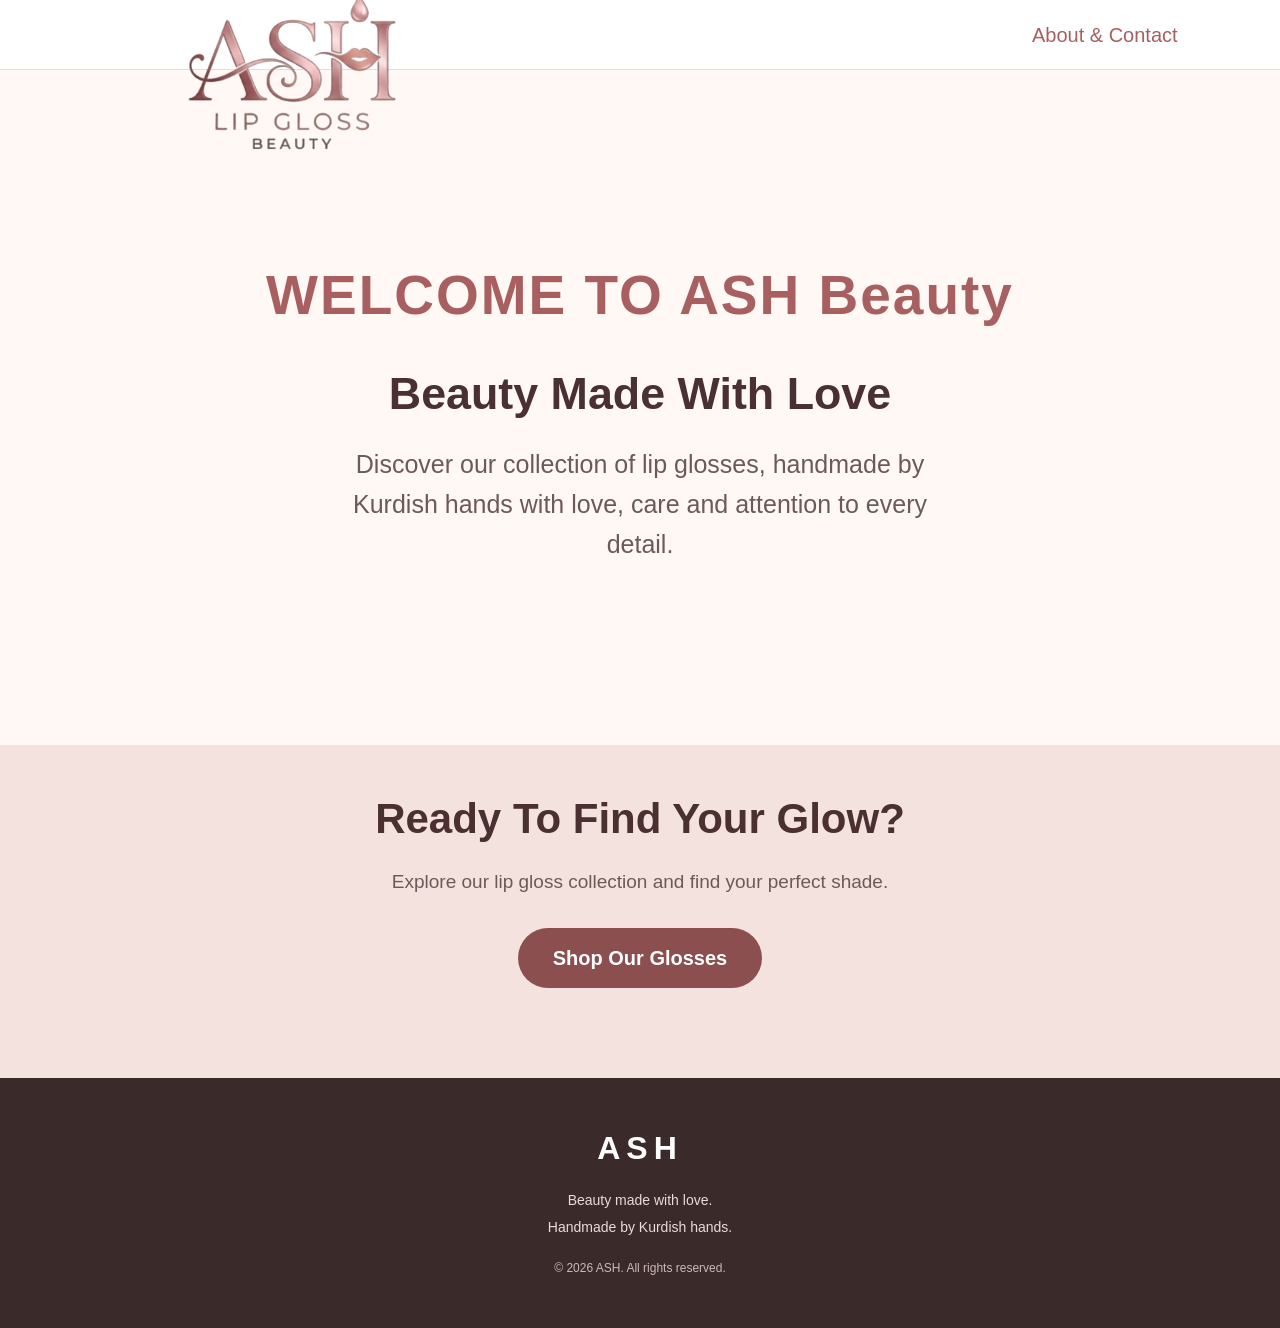
<file: index.html>
<!DOCTYPE html>
<html lang="en">

<head>

    <meta charset="UTF-8">

    <meta name="viewport"
        content="width=device-width, initial-scale=1.0">

    <title>ASH | Beauty Made With Love</title>

    <link rel="stylesheet" href="style.css">

</head>

<body>

    <!-- =========================
         HEADER
         ========================= -->

    <header>

        <div class="logo">
             <img src="images/ash-logo.PNG" alt="ASH Logo">
        </div>

        <nav>

            <ul>

                <li>
                    <a href="about+contact/about.html" class="active">About & Contact</a>
                </li>

            </ul>

        </nav>

    </header>


    <!-- =========================
         MAIN
         ========================= -->

    <main>


        <!-- HERO SECTION -->

        <section id="hero">

            <div class="hero-content">

                <p class="eyebrow">
                    WELCOME TO ASH Beauty
                </p>

                <h1>
                    Beauty Made With Love
                </h1>

                <p>
                    Discover our collection of lip glosses,
                    handmade by Kurdish hands with love,
                    care and attention to every detail.
                </p>

            </div>

        </section>


        <!-- =========================
             SHOP CTA
             ========================= -->

        <section id="shop-cta">

            <h2>
                Ready To Find Your Glow?
            </h2>

            <p>
                Explore our lip gloss collection
                and find your perfect shade.
            </p>

            <a href="products/products.html"
               class="shop-button">

                Shop Our Glosses

            </a>

        </section>


    </main>


    <!-- =========================
         FOOTER
         ========================= -->

    <footer>

        <div class="footer-logo">
            ASH
        </div>

        <p>
            Beauty made with love.
        </p>

        <p>
            Handmade by Kurdish hands.
        </p>

        <p>
            © 2026 ASH. All rights reserved.
        </p>

    </footer>


</body>

</html>
</file>
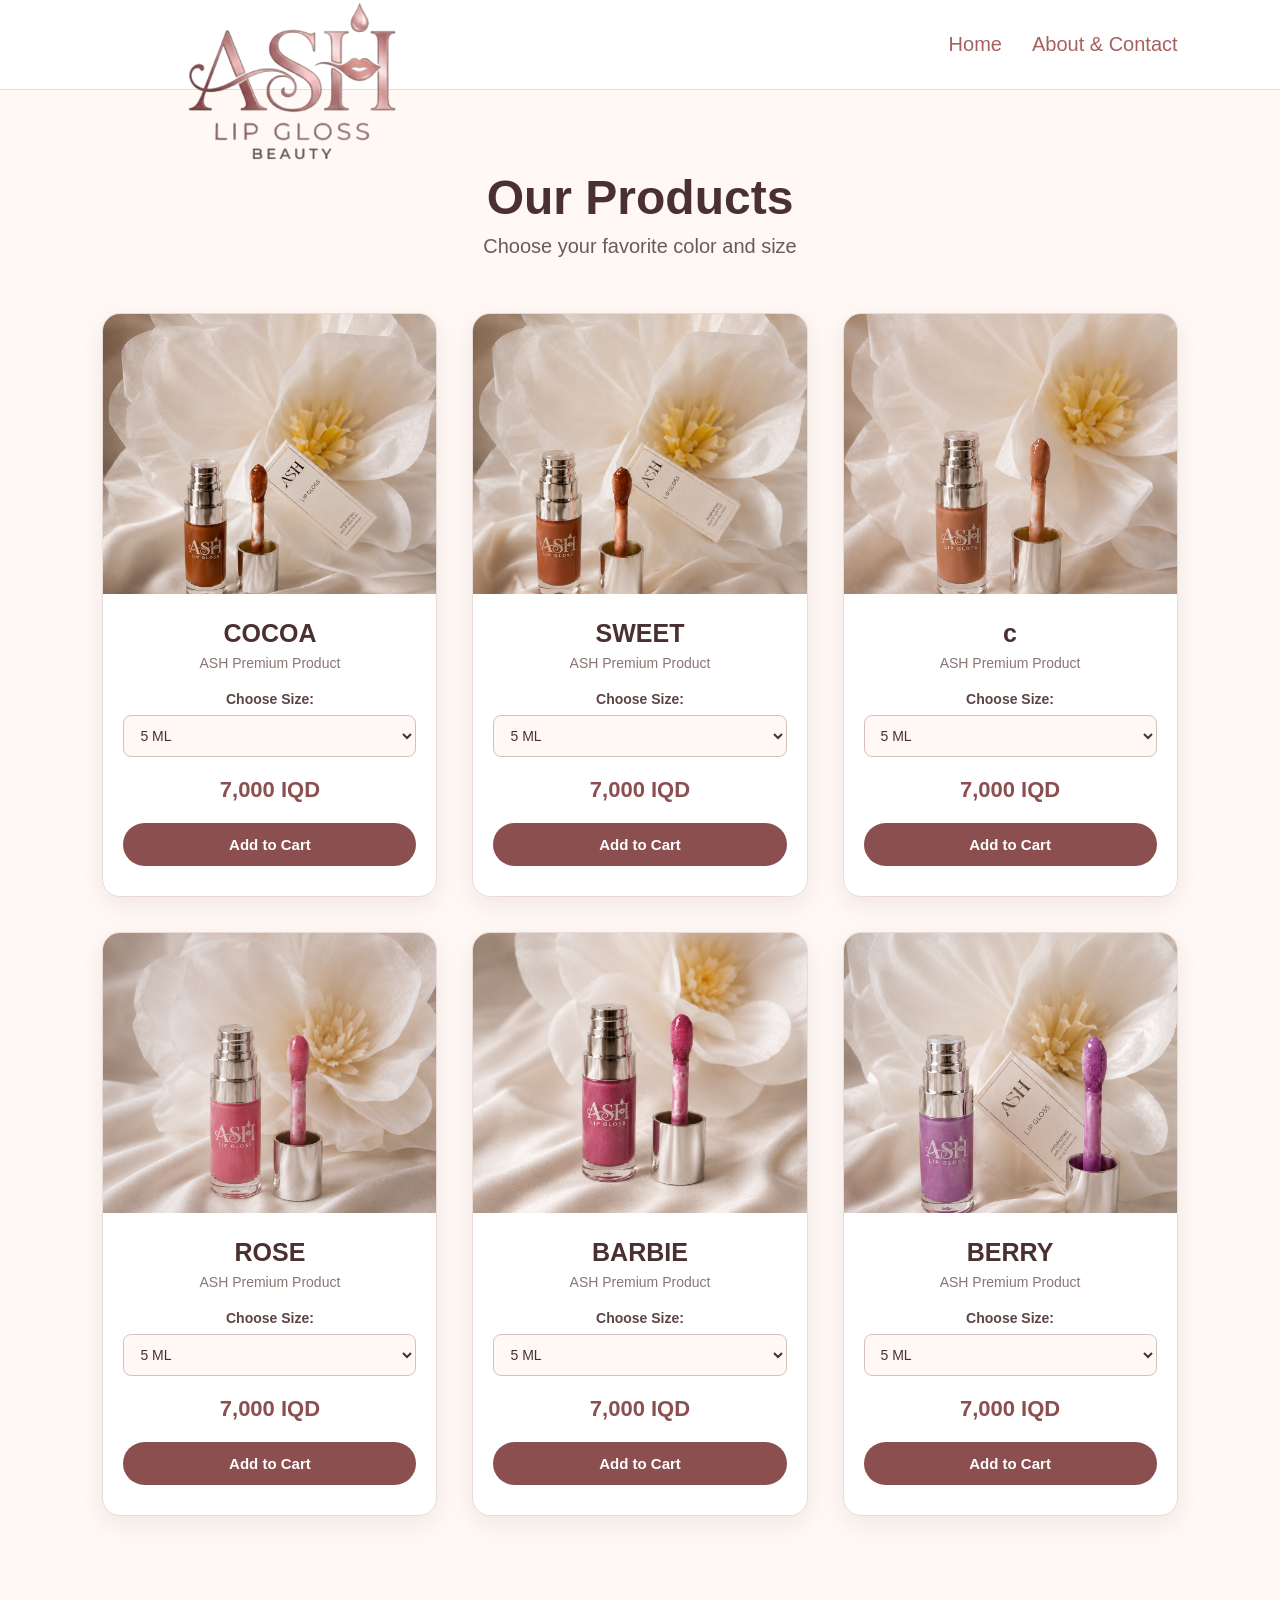
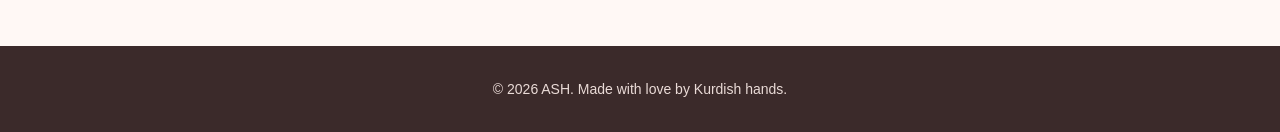
<file: products/products.html>
<!DOCTYPE html>
<html lang="en">
<head>
    <meta charset="UTF-8">
    <meta name="viewport" content="width=device-width, initial-scale=1.0">

    <title>ASH | Products</title>

    <link rel="stylesheet" href="products.css">
</head>

<body>

    <!-- Header -->
    <header>
        <div class="logo">ASH</div>
         <img src="../images/ash-logo.PNG" alt="ASH Logo">

        <nav>
            <a href="../index.html">Home</a>
            <a href="../about+contact/about.html" class="active">About & Contact</a>
        </nav>
    </header>


    <main>
    <!-- Products Section -->
    <section class="products-section">

        <div class="section-title">
            <h1>Our Products</h1>
            <p>Choose your favorite color and size</p>
        </div>


        <div class="products-container">

            <!-- Product 1 -->
            <div class="product-card">

                <img src="../images/imagesproducts/product1.PNG" alt="ASH Color COCOA">

                <div class="product-info">

                    <h2> COCOA </h2>

                    <p class="description">
                        ASH Premium Product
                    </p>

                    <label for="size1">Choose Size:</label>

                    <select id="size1" onchange="changePrice(1)">
                        <option value="5">5 ML</option>
                        <option value="10">10 ML</option>
                    </select>

                    <p class="price" id="price1">
                        7,000 IQD
                    </p>

                    <button onclick="addToCart(1)">
                        Add to Cart
                    </button>

                </div>
            </div>


            <!-- Product 2 -->
            <div class="product-card">

                <img src="../images/imagesproducts/product2.PNG" alt="ASH Color SWEET">

                <div class="product-info">

                    <h2> SWEET </h2>

                    <p class="description">
                        ASH Premium Product
                    </p>

                    <label for="size2">Choose Size:</label>

                    <select id="size2" onchange="changePrice(2)">
                        <option value="5">5 ML</option>
                        <option value="10">10 ML</option>
                    </select>

                    <p class="price" id="price2">
                        7,000 IQD
                    </p>

                    <button onclick="addToCart(2)">
                        Add to Cart
                    </button>

                </div>
            </div>


            <!-- Product 3 -->
            <div class="product-card">

                <img src="../images/imagesproducts/product3.PNG" alt="ASH Color CARAMEL">

                <div class="product-info">

                    <h2> c </h2>

                    <p class="description">
                        ASH Premium Product
                    </p>

                    <label for="size3">Choose Size:</label>

                    <select id="size3" onchange="changePrice(3)">
                        <option value="5">5 ML</option>
                        <option value="10">10 ML</option>
                    </select>

                    <p class="price" id="price3">
                        7,000 IQD
                    </p>

                    <button onclick="addToCart(3)">
                        Add to Cart
                    </button>

                </div>
            </div>


            <!-- Product 4 -->
            <div class="product-card">

                <img src="../images/imagesproducts/product4.PNG" alt="ASH Color ROSE">

                <div class="product-info">

                    <h2> ROSE </h2>

                    <p class="description">
                        ASH Premium Product
                    </p>

                    <label for="size4">Choose Size:</label>

                    <select id="size4" onchange="changePrice(4)">
                        <option value="5">5 ML</option>
                        <option value="10">10 ML</option>
                    </select>

                    <p class="price" id="price4">
                        7,000 IQD
                    </p>

                    <button onclick="addToCart(4)">
                        Add to Cart
                    </button>

                </div>
            </div>


            <!-- Product 5 -->
            <div class="product-card">

                <img src="../images/imagesproducts/product5.PNG" alt="ASH Color BARBIE">

                <div class="product-info">

                    <h2> BARBIE </h2>

                    <p class="description">
                        ASH Premium Product
                    </p>

                    <label for="size5">Choose Size:</label>

                    <select id="size5" onchange="changePrice(5)">
                        <option value="5">5 ML</option>
                        <option value="10">10 ML</option>
                    </select>

                    <p class="price" id="price5">
                        7,000 IQD
                    </p>

                    <button onclick="addToCart(5)">
                        Add to Cart
                    </button>

                </div>
            </div>


            <!-- Product 6 -->
            <div class="product-card">

                <img src="../images/imagesproducts/product6.PNG" alt="ASH Color BERRY">

                <div class="product-info">

                    <h2> BERRY </h2>

                    <p class="description">
                        ASH Premium Product
                    </p>

                    <label for="size6">Choose Size:</label>

                    <select id="size6" onchange="changePrice(6)">
                        <option value="5">5 ML</option>
                        <option value="10">10 ML</option>
                    </select>

                    <p class="price" id="price6">
                        7,000 IQD
                    </p>

                    <button onclick="addToCart(6)">
                        Add to Cart
                    </button>

                </div>
            </div>

        </div>

    </section>
    </main>


    <!-- Footer -->
    <footer>
        <p>© 2026 ASH. Made with love by Kurdish hands.</p>
    </footer>


    <!-- JavaScript -->
   <script src="products.js"></script>

</body>
</html>
</file>
<file: style.css>
/* =========================
   GENERAL
========================= */

* {
    margin: 0;
    padding: 0;
    box-sizing: border-box;
}

body {
    font-family: Arial, Helvetica, sans-serif;
    background-color: #fff8f5;
    color: #3b2a2a;
    line-height: 1.6;
}


/* =========================
   HEADER
========================= */

header {
    height: 70px;
    width: 100%;

    display: flex;
    align-items: center;
    justify-content: space-between;

    padding: 0 8%;

    background-color: #ffffff;

    border-bottom: 1px solid #eadbd7;
}

.logo img {
    width: 400px;
    height: auto;
    display: block;
    margin-top: 60px;
}


/* =========================
   NAVIGATION
========================= */

nav ul {
    list-style: none;

    display: flex;
    align-items: center;
}

nav ul li a {
    text-decoration: none;

    color: #3b2a2a;

    font-size: 20px;
    font-weight: 500;

    transition: 0.3s ease;
}

nav ul li a:hover,
nav ul li a.active {
    color: #a85f5f;
}


/* =========================
   HERO
========================= */

#hero {
    min-height: 75vh;

    display: flex;
    align-items: center;
    justify-content: center;

    text-align: center;

    padding: 80px 20px;

    background-color: #fff8f5;
}


.hero-content {
    max-width: 750px;
}


/*  Welcome Text */

.eyebrow {
    margin-bottom: 30px;

    color: #a85f5f;

    font-size: 55px;
    font-weight: bold;

    letter-spacing: 2px;
}


/* Main Title */

.hero-content h1 {
    margin-bottom: 25px;

    color: #4a3030;

    font-size: clamp(28px, 3.5vw, 45px);
    font-weight: 700;

    line-height: 1.1;
}


/* Description */

.hero-content > p:last-child {
    max-width: 600px;

    margin: 0 auto;

    color: #6d5959;

    font-size: 25px;
}


/* =========================
   SHOP CTA
========================= */

#shop-cta {
    padding: 40px 20px 90px;

    text-align: center;

    background-color: #f3e2de;
}


#shop-cta h2 {
    margin-bottom: 15px;

    color: #4a3030;

    font-size: 42px;
    font-weight: 700;

}


#shop-cta p {
    margin-bottom: 30px;

    color: #6d5959;

    font-size: 19px;
}


/* =========================
   SHOP BUTTON
========================= */

.shop-button {
    display: inline-block;

    padding: 14px 35px;

    background-color: #8b4f4f;

    color: #ffffff;

    text-decoration: none;

    border-radius: 30px;

    font-size: 20px;
    font-weight: bold;

    transition: all 0.3s ease;
}


.shop-button:hover {
    background-color: #6f3c3c;

    transform: translateY(-3px);

    box-shadow: 0 8px 20px rgba(80, 40, 40, 0.2);
}


/* =========================
   FOOTER
========================= */

footer {
    padding: 45px 20px;

    text-align: center;

    background-color: #3b2a2a;

    color: #ffffff;
}


.footer-logo {
    margin-bottom: 15px;

    font-size: 32px;
    font-weight: bold;

    letter-spacing: 6px;
}


footer p {
    margin: 5px 0;

    color: #eadbd7;

    font-size: 14px;
}


footer p:last-child {
    margin-top: 20px;

    color: #cdb9b5;

    font-size: 12px;
}


/* =========================
   TABLET
========================= */

@media (max-width: 768px) {

    header {
        height: auto;

        padding: 18px 5%;
    }

    .logo img {
        width: 65px;
    }

    nav ul li a {
        font-size: 14px;
    }

    #hero {
        min-height: 65vh;

        padding: 60px 20px;
    }

    .hero-content h1 {
        font-size: 48px;
    }

    .hero-content > p:last-child {
        font-size: 16px;
    }

    #shop-cta {
        padding: 65px 20px;
    }

    #shop-cta h2 {
        font-size: 30px;
    }
}


/* =========================
   MOBILE
========================= */

@media (max-width: 480px) {

    header {
        padding: 15px 5%;
    }

.logo img {
        width: 100px;
        margin-top: 8px;
    }

    nav ul li a {
        gap:15px;
        font-size: 16px;
    }

    #hero {
        min-height: 60vh;
    }

    .eyebrow {
        font-size: 11px;

        letter-spacing: 3px;
    }

    .hero-content h1 {
        font-size: 38px;
    }

    .hero-content > p:last-child {
        font-size: 15px;
    }

    #shop-cta h2 {
        font-size: 27px;
    }

    .shop-button {
        padding: 13px 28px;
    }

    footer {
        padding: 35px 15px;
    }
}
</file>
<file: products/products.css>
/* =========================
   GENERAL
========================= */

* {
    margin: 0;
    padding: 0;
    box-sizing: border-box;
}

body {
    font-family: Arial, Helvetica, sans-serif;
    background-color: #fff8f5;
    color: #3b2a2a;
}


/* =========================
   HEADER
========================= */

header {
    width: 100%;
    height: 90px;

    display: flex;
    align-items: center;
    justify-content: space-between;

    padding: 0 8%;

    background-color: #ffffff;

    border-bottom: 1px solid #eadbd7;
}


/* Logo */

header img {
  width: 400px;
    height: auto;
    display: block;
    margin-top: 60px;
}


/* Hide text ASH */

header .logo {
    display: none;
}


/* =========================
   NAVIGATION
========================= */

nav {
    display: flex;
    align-items: center;

    gap: 30px;
}

nav a {
    text-decoration: none;

    color: #a85f5f;

    font-size: 20px;
    font-weight: 500;

    transition: 0.3s ease;
}

nav a:hover,
nav a.active {
    color: #a85f5f;
}


/* =========================
   PRODUCTS SECTION
========================= */

.products-section {
    padding: 80px 8%;
}


/* Section Title */

.section-title {
    text-align: center;

    margin-bottom: 55px;
}

.section-title h1 {
    color: #4a3030;

    font-size: 48px;
    font-weight: 700;


    margin-bottom: 10px;
}

.section-title p {
    color: #6d5959;

    font-size: 20px;
}


/* =========================
   PRODUCTS CONTAINER
========================= */

.products-container {
    max-width: 1200px;

    margin: 0 auto;

    display: grid;

    grid-template-columns: repeat(3, 1fr);

    gap: 35px;
}


/* =========================
   PRODUCT CARD
========================= */

.product-card {
    background-color: #ffffff;

    border: 1px solid #eadbd7;

    border-radius: 18px;

    overflow: hidden;

    text-align: center;

    box-shadow: 0 8px 25px rgba(80, 40, 40, 0.08);

    transition: all 0.3s ease;
}


.product-card:hover {
    transform: translateY(-8px);

    box-shadow: 0 15px 35px rgba(80, 40, 40, 0.15);
}


/* Product Image */

.product-card > img {
    width: 100%;

    height: 280px;

    object-fit: cover;

    display: block;
}


/* =========================
   PRODUCT INFORMATION
========================= */

.product-info {
    padding: 25px 20px 30px;
}


.product-info h2 {
    color: #4a3030;

    font-size: 25px;

    margin-bottom: 7px;
}


.description {
    color: #8a7474;

    font-size: 14px;

    margin-bottom: 20px;
}


/* Label */

.product-info label {
    display: block;

    margin-bottom: 8px;

    color: #5b4444;

    font-size: 14px;

    font-weight: bold;
}


/* =========================
   SELECT
========================= */

.product-info select {
    width: 100%;

    padding: 11px 12px;

    border: 1px solid #d8c1bc;

    border-radius: 8px;

    background-color: #fff8f5;

    color: #4a3030;

    font-size: 14px;

    cursor: pointer;

    outline: none;
}


.product-info select:focus {
    border-color: #a85f5f;
}


/* =========================
   PRICE
========================= */

.price {
    margin: 20px 0;

    color: #8b4f4f;

    font-size: 22px;

    font-weight: bold;
}


/* =========================
   BUTTON
========================= */

.product-info button {
    width: 100%;

    padding: 13px;

    border: none;

    border-radius: 25px;

    background-color: #8b4f4f;

    color: #ffffff;

    font-size: 15px;

    font-weight: bold;

    cursor: pointer;

    transition: all 0.3s ease;
}


.product-info button:hover {
    background-color: #6f3c3c;

    transform: translateY(-2px);
}


/* =========================
   FOOTER
========================= */

footer {
    margin-top: 50px;

    padding: 35px 20px;

    text-align: center;

    background-color: #3b2a2a;

    color: #eadbd7;

    font-size: 14px;
}


/* =========================
   TABLET
========================= */

@media (max-width: 900px) {

    .products-container {
        grid-template-columns: repeat(2, 1fr);
    }

    .products-section {
        padding: 60px 5%;
    }

}
/* =========================
   MOBILE
========================= */

@media (max-width: 600px) {

    header {
        height: auto;

        padding: 15px 5%;
    }

    header img {
        width: 65px;

        margin-top: 8px;
    }

    .logo img {
        width: 100px;
        margin-top: 8px;
    }

    nav {
        gap: 15px;
    }

    nav a {
        font-size: 16px;
    }
    .products-section {
        padding: 50px 5%;
    }

    .section-title {
        margin-bottom: 35px;
    }

    .section-title h1 {
        font-size: 36px;
    }

    .section-title p {
        font-size: 15px;
    }

    .products-container {
        grid-template-columns: 1fr;

        gap: 25px;
    }

    .product-card > img {
        height: 300px;
    }

}


/* =========================
   SMALL PHONES
========================= */

@media (max-width: 400px) {

    .section-title h1 {
        font-size: 32px;
    }

    .product-card > img {
        height: 270px;
    }

    nav a {
        font-size: 11px;
    }

}
</file>
